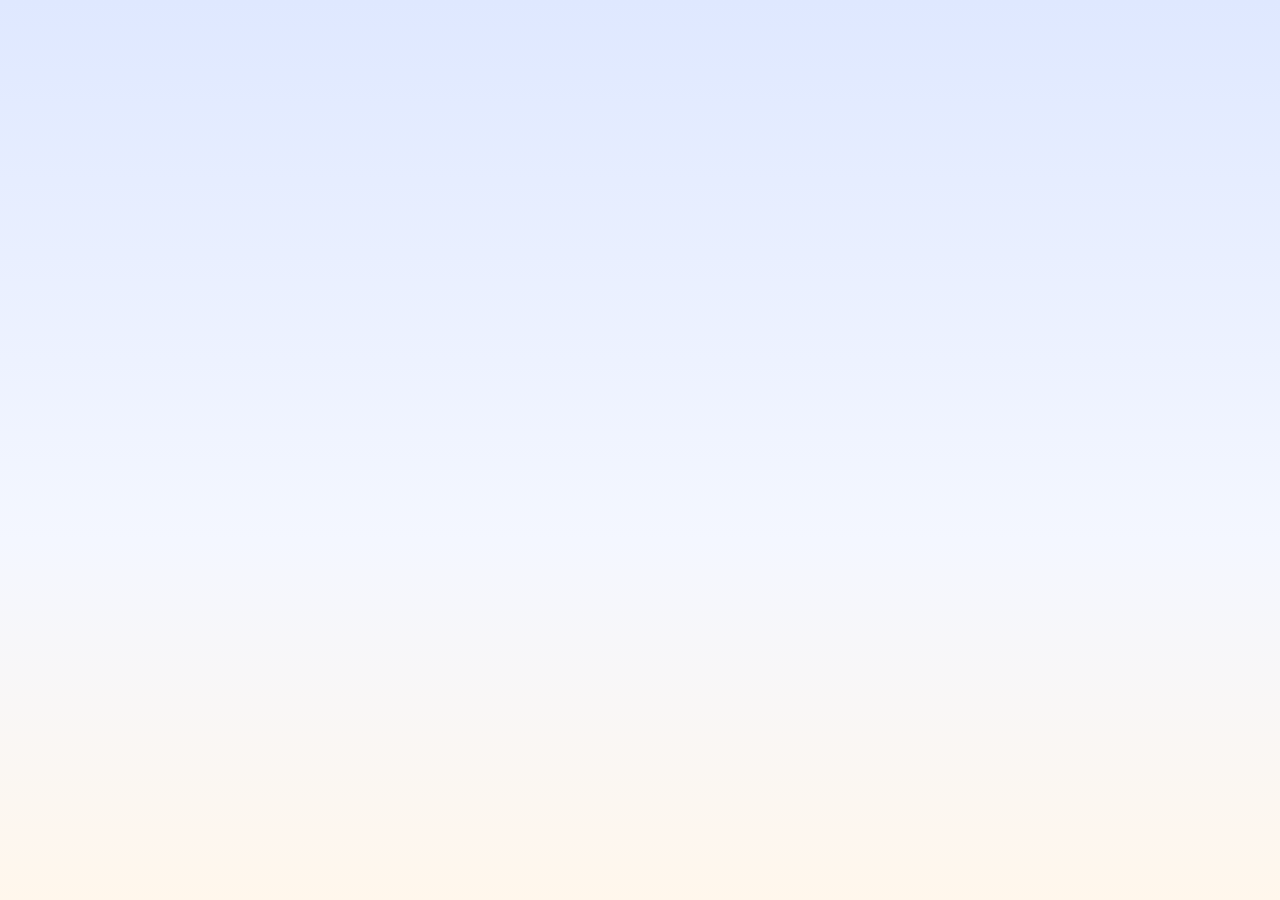
<file: index.html>
<!doctype html>
<html lang="zh-CN">
<head>
<meta charset="utf-8">
<meta name="viewport" content="width=device-width, initial-scale=1">
<title>三年级学习乐园</title>
<meta http-equiv="refresh" content="0; url=math/">
</head>
<body style="font-family:sans-serif;text-align:center;padding-top:40px">
<p>正在进入数学闯关…… <a href="math/">点这里</a></p>
</body>
</html>
</file>
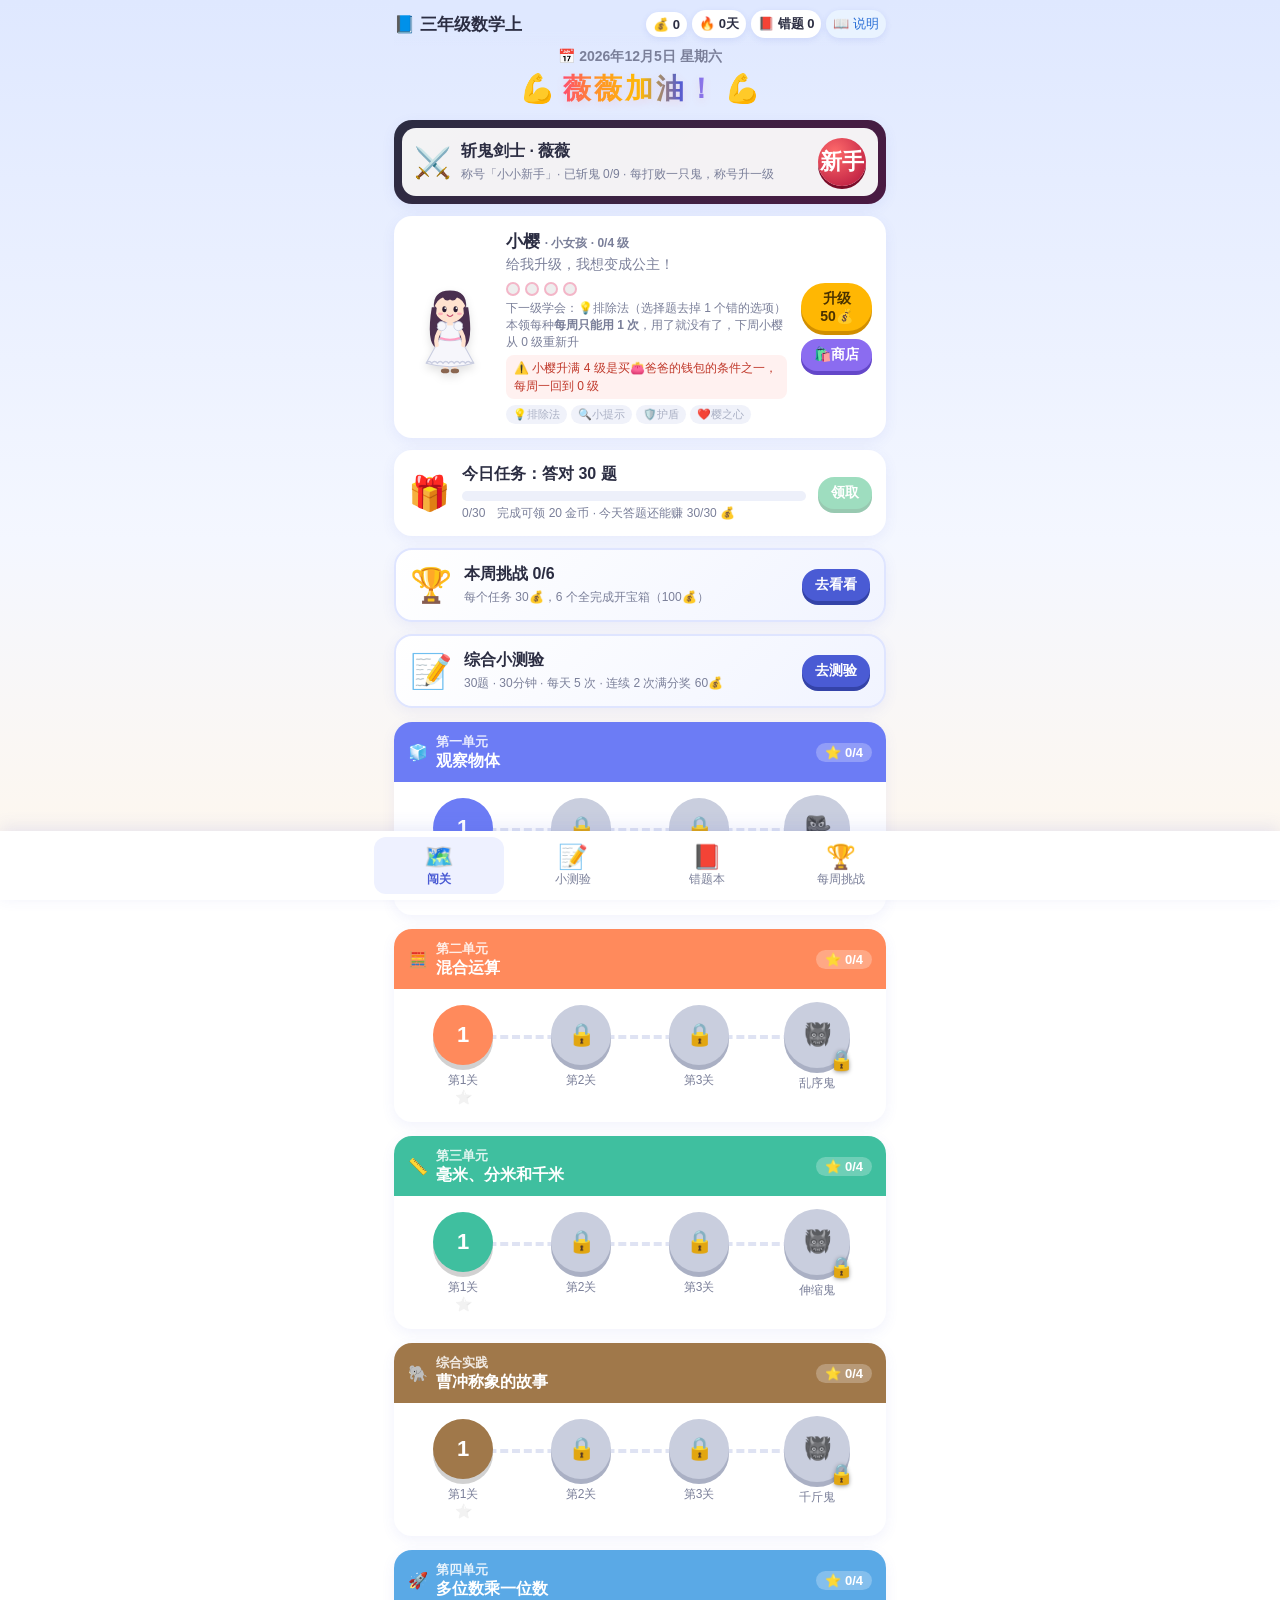
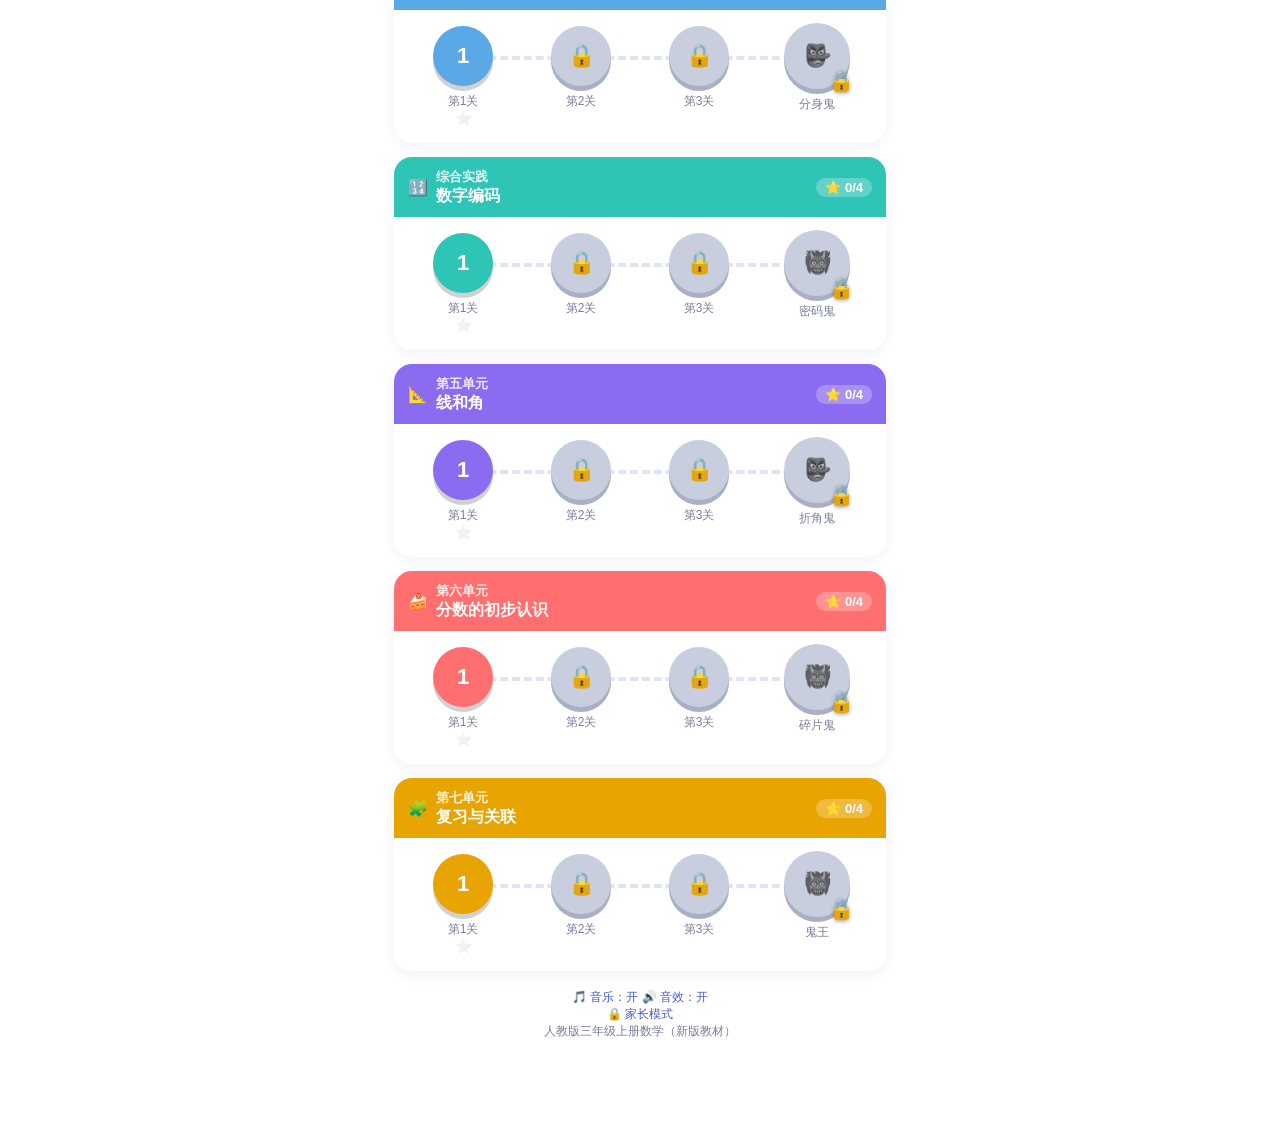
<file: math/index.html>
<!doctype html>
<html lang="zh-CN">
<head>
<meta charset="utf-8">
<meta name="viewport" content="width=device-width, initial-scale=1, maximum-scale=1, user-scalable=no, viewport-fit=cover">
<meta name="format-detection" content="telephone=no">
<title>三年级数学上</title>
<link rel="stylesheet" href="style.css">
<link rel="stylesheet" href="style2.css">
<link rel="stylesheet" href="style3.css">
<link rel="stylesheet" href="style4.css">
</head>
<body>
<div id="app"></div>
<div id="fx"></div>
<script src="questions.js"></script>
<script src="questions3.js"></script>
<script src="questions4.js"></script>
<script src="questions5.js"></script>
<script src="princess.js"></script>
  <script src="fx.js"></script>
<script src="app.js"></script>
</body>
</html>
</file>
<file: math/style.css>
:root {
  --bg: #eef3ff;
  --card: #ffffff;
  --ink: #2b2d42;
  --sub: #7a7f99;
  --pri: #4a5bd4;
  --good: #2bb673;
  --bad: #ef476f;
  --gold: #ffb703;
  --line: #e3e7f5;
  --r: 18px;
}
* { box-sizing: border-box; -webkit-tap-highlight-color: transparent; }
html, body { margin: 0; padding: 0; }
body {
  background: linear-gradient(180deg, #dfe8ff 0%, #f4f7ff 60%, #fff7ec 100%) fixed;
  color: var(--ink);
  font-family: -apple-system, "PingFang SC", "Microsoft YaHei", "Helvetica Neue", sans-serif;
  font-size: 16px;
  min-height: 100vh;
  touch-action: manipulation;
  user-select: none;
  -webkit-user-select: none;
}
#app { max-width: 520px; margin: 0 auto; padding: 0 14px calc(90px + env(safe-area-inset-bottom)); }
button { font: inherit; border: none; cursor: pointer; color: inherit; touch-action: manipulation; }
.hide { display: none !important; }

/* ---------- 顶栏 ---------- */
.topbar {
  position: sticky; top: 0; z-index: 10;
  display: flex; align-items: center; gap: 8px;
  padding: 10px 0 8px;
  background: linear-gradient(180deg, #dfe8ff 70%, rgba(223,232,255,0));
}
.topbar .title { font-weight: 800; font-size: 19px; flex: 1; }
.chip {
  display: inline-flex; align-items: center; gap: 4px;
  background: #fff; border-radius: 99px; padding: 5px 11px;
  font-weight: 700; font-size: 15px; box-shadow: 0 2px 6px rgba(74,91,212,.12);
}
.chip.bump { animation: bump .45s; }
@keyframes bump { 40% { transform: scale(1.3); } }

/* ---------- 薇薇加油 ---------- */
.cheer { text-align: center; font-size: 28px; font-weight: 900; margin: 4px 0 0; animation: cheer 1.8s ease-in-out infinite; cursor: pointer; }
.cheer span {
  background: linear-gradient(90deg, #ff4d6d, #ff9f1c, #ffbf00, #4a5bd4, #b388ff);
  -webkit-background-clip: text; background-clip: text; color: transparent;
  letter-spacing: 3px; text-shadow: 0 3px 8px rgba(255,107,107,.15);
}
@keyframes cheer { 0%,100% { transform: scale(1) rotate(0); } 25% { transform: scale(1.06) rotate(-2deg); } 75% { transform: scale(1.06) rotate(2deg); } }

/* ---------- 满分烟花 ---------- */
.fw { position: fixed; inset: 0; z-index: 70; transition: opacity .6s; cursor: pointer; }
.fw canvas { width: 100%; height: 100%; display: block; }
.fw-text {
  position: absolute; left: 0; right: 0; top: 40%; text-align: center; color: #fff;
  font-size: 54px; font-weight: 900; letter-spacing: 4px;
  text-shadow: 0 0 10px #ff4d6d, 0 0 26px #ff9f1c, 0 4px 0 #c9184a;
  animation: fwText 1.1s cubic-bezier(.2,1.6,.4,1) both, fwGlow 1.2s 1.1s ease-in-out infinite;
}
.fw-text small { display: block; font-size: 20px; letter-spacing: 1px; margin-top: 10px; text-shadow: 0 2px 6px rgba(0,0,0,.5); color: #ffe08a; }
.fw-tip { position: absolute; bottom: calc(30px + env(safe-area-inset-bottom)); left: 0; right: 0; text-align: center; color: rgba(255,255,255,.6); font-size: 14px; }
@keyframes fwText { 0% { opacity: 0; transform: scale(.2) rotate(-12deg); } 100% { opacity: 1; transform: scale(1) rotate(0); } }
@keyframes fwGlow { 50% { transform: scale(1.07); } }

/* ---------- 卡片 ---------- */
.card { background: var(--card); border-radius: var(--r); padding: 14px; margin: 12px 0; box-shadow: 0 4px 14px rgba(74,91,212,.08); }
.pet { display: flex; align-items: center; gap: 14px; }
.pet .face { font-size: 64px; line-height: 1; cursor: pointer; filter: drop-shadow(0 4px 4px rgba(0,0,0,.12)); }
.pet .face.jump { animation: jump .6s; }
@keyframes jump { 30% { transform: translateY(-18px) scale(1.1); } 60% { transform: translateY(0) scale(.95); } }
.pet .info { flex: 1; min-width: 0; }
.pet .name { font-weight: 800; font-size: 17px; }
.pet .say { color: var(--sub); font-size: 14px; margin: 3px 0 6px; min-height: 20px; }
.bar { height: 10px; background: #edf0fa; border-radius: 99px; overflow: hidden; }
.bar > i { display: block; height: 100%; background: linear-gradient(90deg, #ffd166, #ff9f1c); border-radius: 99px; transition: width .5s; }
.small { font-size: 12px; color: var(--sub); margin-top: 4px; }
.btn {
  display: inline-block; background: var(--pri); color: #fff; font-weight: 700;
  border-radius: 99px; padding: 10px 18px; box-shadow: 0 4px 0 #3443a8; transition: transform .08s;
}
.btn:active { transform: translateY(3px); box-shadow: 0 1px 0 #3443a8; }
.btn.gold { background: #ffb703; box-shadow: 0 4px 0 #d18e00; color: #4a3200; }
.btn.green { background: var(--good); box-shadow: 0 4px 0 #1d8a55; }
.btn.ghost { background: #fff; color: var(--pri); box-shadow: 0 4px 0 #cdd3f0; }
.btn.sm { padding: 7px 13px; font-size: 14px; }
.btn[disabled] { opacity: .45; }
.daily { display: flex; align-items: center; gap: 12px; }
.daily .ic { font-size: 34px; }
.daily .info { flex: 1; }

/* ---------- 地图 ---------- */
.unit { border-radius: var(--r); overflow: hidden; margin: 14px 0; background: #fff; box-shadow: 0 4px 14px rgba(74,91,212,.08); }
.unit .head { color: #fff; padding: 10px 14px; display: flex; align-items: center; gap: 8px; font-weight: 800; }
.unit .head .no { opacity: .85; font-size: 13px; font-weight: 600; }
.unit .head .prog { margin-left: auto; font-size: 13px; background: rgba(255,255,255,.25); padding: 2px 9px; border-radius: 99px; }
.nodes { display: flex; justify-content: space-between; align-items: flex-start; padding: 16px 10px 12px; position: relative; }
.nodes::before { content: ""; position: absolute; left: 12%; right: 12%; top: 46px; border-top: 4px dashed #dfe3f3; }
.node { position: relative; width: 25%; text-align: center; }
.node .dot {
  width: 60px; height: 60px; border-radius: 50%; margin: 0 auto;
  display: flex; align-items: center; justify-content: center;
  font-size: 22px; font-weight: 800; color: #fff;
  box-shadow: 0 5px 0 rgba(0,0,0,.18); transition: transform .1s;
}
.node .dot:active { transform: translateY(3px); }
.node.boss .dot { width: 66px; height: 66px; font-size: 32px; margin-top: -3px; }
.node.lock .dot { background: #c9cede !important; box-shadow: 0 5px 0 #aab0c4; color: #fff; font-size: 22px; }
.node.next .dot { animation: pulse 1.4s infinite; }
@keyframes pulse { 0%,100% { box-shadow: 0 5px 0 rgba(0,0,0,.18), 0 0 0 0 rgba(255,183,3,.7); } 50% { box-shadow: 0 5px 0 rgba(0,0,0,.18), 0 0 0 10px rgba(255,183,3,0); } }
.node .lbl { font-size: 12px; color: var(--sub); margin-top: 7px; }
.stars { font-size: 14px; letter-spacing: -1px; height: 18px; }
.stars .off { filter: grayscale(1); opacity: .3; }

/* ---------- 底部导航 ---------- */
.nav {
  position: fixed; left: 0; right: 0; bottom: 0; z-index: 20;
  display: flex; justify-content: center; gap: 4px;
  background: #fff; padding: 6px 10px calc(6px + env(safe-area-inset-bottom));
  box-shadow: 0 -4px 16px rgba(74,91,212,.12);
}
.nav button { flex: 1; max-width: 170px; background: none; padding: 6px 0; border-radius: 12px; font-size: 13px; color: var(--sub); position: relative; }
.nav button b { display: block; font-size: 24px; }
.nav button.on { color: var(--pri); background: #eef1ff; font-weight: 700; }
.nav .badge { position: absolute; top: 2px; right: 22%; background: var(--bad); color: #fff; font-size: 11px; border-radius: 99px; padding: 0 6px; }

/* ---------- 答题 ---------- */
.quiz-top { display: flex; align-items: center; gap: 10px; padding: 12px 0 6px; }
.quiz-top .x { background: #fff; width: 38px; height: 38px; border-radius: 50%; font-size: 18px; box-shadow: 0 2px 6px rgba(0,0,0,.08); }
.quiz-top .bar { flex: 1; height: 14px; }
.quiz-top .bar > i { background: linear-gradient(90deg, #5ce1a0, #2bb673); }
.hearts { font-size: 20px; letter-spacing: 1px; }
.hearts .off { filter: grayscale(1); opacity: .3; }
.hearts.hit { animation: shake .4s; }
.qmeta { display: flex; justify-content: space-between; align-items: center; color: var(--sub); font-size: 14px; margin: 4px 2px; min-height: 28px; }
.combo { color: #ff6b00; font-weight: 800; font-size: 16px; }
.combo.pop { animation: pop .4s; }
@keyframes pop { 40% { transform: scale(1.5); } }
.qcard { background: #fff; border-radius: 22px; padding: 18px 16px; box-shadow: 0 6px 18px rgba(74,91,212,.1); text-align: center; }
.qcard.shake { animation: shake .4s; }
@keyframes shake { 20%,60% { transform: translateX(-8px); } 40%,80% { transform: translateX(8px); } }
.qtext { font-size: 22px; font-weight: 700; line-height: 1.55; word-break: break-all; }
.qtext.long { font-size: 18px; text-align: left; }
.fig { display: block; margin: 12px auto 0; width: 190px; height: 190px; }
.fig.wide { width: 100%; max-width: 320px; height: auto; }
.dots { margin-top: 12px; font-size: 22px; line-height: 1.6; text-align: left; display: inline-block; }
.frac { display: inline-flex; flex-direction: column; vertical-align: middle; text-align: center; line-height: 1.05; margin: 0 2px; font-size: .9em; }
.frac > span:first-child { border-bottom: 2px solid currentColor; padding: 0 3px; }
.opts { display: grid; grid-template-columns: 1fr 1fr; gap: 12px; margin-top: 16px; }
.opts.three { grid-template-columns: 1fr 1fr 1fr; }
.opt {
  background: #fff; border-radius: 16px; padding: 16px 6px; min-height: 64px;
  font-size: 22px; font-weight: 700; box-shadow: 0 5px 0 #d5dbf2, 0 0 0 2px #e3e7f5 inset;
  transition: transform .08s;
}
.opt:active { transform: translateY(3px); box-shadow: 0 2px 0 #d5dbf2, 0 0 0 2px #e3e7f5 inset; }
.opt.right { background: #dcfce9; box-shadow: 0 5px 0 #2bb673, 0 0 0 2px #2bb673 inset; color: #157a4a; }
.opt.wrong { background: #ffe1e8; box-shadow: 0 5px 0 #ef476f, 0 0 0 2px #ef476f inset; color: #b3123b; }
.opt.dim { opacity: .45; }
.answer-box {
  margin: 16px auto 0; min-height: 60px; max-width: 240px; border-radius: 16px;
  background: #f3f5ff; border: 3px dashed #b9c2ef; font-size: 32px; font-weight: 800;
  display: flex; align-items: center; justify-content: center; color: var(--pri);
}
.answer-box.right { border: 3px solid var(--good); background: #dcfce9; color: #157a4a; }
.answer-box.wrong { border: 3px solid var(--bad); background: #ffe1e8; color: #b3123b; }
.pad { display: grid; grid-template-columns: repeat(3, 1fr); gap: 10px; margin-top: 14px; }
.pad button { background: #fff; border-radius: 14px; height: 56px; font-size: 26px; font-weight: 700; box-shadow: 0 4px 0 #d5dbf2; }
.pad button:active { transform: translateY(3px); box-shadow: 0 1px 0 #d5dbf2; }
.pad .ok { background: var(--good); color: #fff; box-shadow: 0 4px 0 #1d8a55; }
.pad .del { background: #ffe9d6; color: #c25e00; box-shadow: 0 4px 0 #f0c49c; }

/* 反馈条 */
.feedback {
  position: fixed; left: 0; right: 0; bottom: 0; z-index: 30;
  padding: 16px 18px calc(16px + env(safe-area-inset-bottom));
  border-radius: 22px 22px 0 0; transform: translateY(110%); transition: transform .25s ease-out;
  max-width: 520px; margin: 0 auto;
}
.feedback.show { transform: translateY(0); }
.feedback.good { background: #d7f8e6; color: #13683f; }
.feedback.bad { background: #ffe3e9; color: #9b1032; }
.feedback .t { font-size: 21px; font-weight: 800; display: flex; align-items: center; gap: 8px; }
.feedback .tip { font-size: 15px; line-height: 1.6; margin: 8px 0 12px; color: #4b4f66; }
.feedback .btn { width: 100%; padding: 13px; font-size: 18px; }
.feedback .btn.red { background: var(--bad); box-shadow: 0 4px 0 #b52a4c; }

/* ---------- 结算 ---------- */
.result { text-align: center; padding-top: 30px; }
.result .big { font-size: 26px; font-weight: 900; margin: 6px 0; }
.result .bigstars { font-size: 56px; margin: 10px 0; letter-spacing: 4px; }
.result .bigstars span { display: inline-block; opacity: 0; transform: scale(0); }
.result .bigstars span.in { animation: starIn .5s forwards; }
.result .bigstars span.off { filter: grayscale(1); }
@keyframes starIn { 0% { opacity: 1; transform: scale(0) rotate(-90deg); } 70% { transform: scale(1.35) rotate(10deg); } 100% { opacity: 1; transform: scale(1); } }
.result .stats { display: flex; justify-content: center; gap: 10px; margin: 14px 0; flex-wrap: wrap; }
.result .stats .chip { font-size: 16px; padding: 8px 14px; }
.result .acts { display: flex; flex-direction: column; gap: 14px; margin-top: 22px; }
.result .acts .btn { padding: 14px; font-size: 18px; }
.newbadge { background: #fff8e1; border-radius: 16px; padding: 10px; margin: 10px 0; font-weight: 700; animation: pop .6s; }

/* ---------- 成就、错题 ---------- */
.grid { display: grid; grid-template-columns: repeat(3, 1fr); gap: 10px; }
.bd { background: #fff; border-radius: 16px; padding: 12px 6px; text-align: center; box-shadow: 0 3px 10px rgba(74,91,212,.08); }
.bd .i { font-size: 36px; }
.bd .n { font-weight: 800; font-size: 14px; margin-top: 4px; }
.bd .d { font-size: 11px; color: var(--sub); margin-top: 2px; line-height: 1.3; }
.bd.lock .i { filter: grayscale(1); opacity: .35; }
.bd.lock .n { color: #aab0c4; }
.h2 { font-size: 20px; font-weight: 800; margin: 16px 2px 8px; }
.statrow { display: grid; grid-template-columns: repeat(3, 1fr); gap: 8px; text-align: center; }
.statrow b { display: block; font-size: 22px; color: var(--pri); }
.statrow span { font-size: 12px; color: var(--sub); }
.wlist .w { padding: 10px 2px; border-bottom: 1px solid var(--line); font-size: 15px; display: flex; gap: 8px; }
.wlist .w:last-child { border: none; }
.wlist .w .u { color: var(--sub); font-size: 12px; white-space: nowrap; }
.empty { text-align: center; color: var(--sub); padding: 30px 0; font-size: 16px; }
.empty .i { font-size: 60px; }

/* ---------- 特效 ---------- */
#fx { position: fixed; inset: 0; pointer-events: none; z-index: 50; overflow: hidden; }
.confetti { position: absolute; top: -20px; width: 10px; height: 14px; border-radius: 3px; animation: fall linear forwards; }
@keyframes fall { to { transform: translateY(110vh) rotate(720deg); } }
.floattxt { position: absolute; font-size: 26px; font-weight: 900; color: #ff9f1c; text-shadow: 0 2px 0 #fff; animation: floatUp 1s ease-out forwards; }
@keyframes floatUp { from { opacity: 1; transform: translate(-50%, 0) scale(.8); } to { opacity: 0; transform: translate(-50%, -90px) scale(1.3); } }
.toast {
  position: fixed; left: 50%; top: 18%; transform: translateX(-50%); z-index: 60;
  background: rgba(43,45,66,.92); color: #fff; padding: 14px 22px; border-radius: 18px;
  font-size: 18px; font-weight: 700; text-align: center; animation: toast 2.2s forwards; max-width: 86vw;
}
@keyframes toast { 0% { opacity: 0; transform: translate(-50%, -10px); } 12%, 85% { opacity: 1; transform: translate(-50%, 0); } 100% { opacity: 0; } }
.modal-bg { position: fixed; inset: 0; background: rgba(20,24,50,.45); z-index: 40; display: flex; align-items: center; justify-content: center; padding: 20px; }
.modal { background: #fff; border-radius: 22px; padding: 22px 18px; width: 100%; max-width: 360px; text-align: center; animation: pop .35s; }
.modal .i { font-size: 54px; }
.modal h3 { margin: 6px 0; font-size: 21px; }
.modal p { color: var(--sub); margin: 6px 0 16px; line-height: 1.5; }
.modal .row { display: flex; gap: 10px; }
.modal .row .btn { flex: 1; }
</file>
<file: math/style2.css>
/* ============================================================
   第二版新增：日期、错题入口、各种题型、小测验、不同模式的主题
   ============================================================ */
.topbar .title { font-size: 17px; white-space: nowrap; }
.topbar .chip { padding: 5px 9px; font-size: 14px; white-space: nowrap; }
.wrongchip { cursor: pointer; }
.wrongchip.has { background: #ffe3e9; color: #c2183f; }
.datebar { text-align: center; color: var(--sub); font-size: 14px; font-weight: 600; margin-top: 2px; }
.lnk { color: var(--pri); text-decoration: none; }
.testcard { display: flex; align-items: center; gap: 12px; cursor: pointer; background: linear-gradient(135deg, #fff, #f1f4ff); border: 2px solid #dfe5ff; }
.testcard .ic { font-size: 34px; }
.testcard .info { flex: 1; }
.nav button { max-width: 130px; font-size: 12px; }

/* 难度标签 */
.tag { display: inline-block; font-size: 12px; font-weight: 700; padding: 2px 10px; border-radius: 99px; margin-bottom: 8px; }
.tag.mid { background: #e6f0ff; color: #3a5bd9; }
.tag.hard { background: #fff0d6; color: #c25e00; }
.qmeta { gap: 6px; }

/* 计时器 */
.timer { font-weight: 800; background: #fff; padding: 4px 10px; border-radius: 99px; font-variant-numeric: tabular-nums; box-shadow: 0 2px 6px rgba(0,0,0,.08); }
.timer.warn { background: #ffe3e9; color: #c2183f; animation: pop 1s infinite; }
.x.mus { font-size: 16px; }
.skip { text-align: center; margin-top: 14px; }
.skip button { background: none; color: var(--sub); font-size: 14px; text-decoration: underline; }
.opt.chosen { background: #e6f0ff; box-shadow: 0 5px 0 #4a5bd4, 0 0 0 2px #4a5bd4 inset; }

/* 填空：单位 */
.answer-row { display: flex; align-items: center; justify-content: center; gap: 8px; }
.answer-row .answer-box { margin: 16px 0 0; flex: 0 1 220px; }
.answer-row .unit { font-size: 22px; font-weight: 700; margin-top: 16px; }

/* 竖式 */
.vert { display: inline-block; margin: 14px auto 6px; font-size: 32px; font-weight: 800; font-family: "Courier New", monospace; }
.vrow { display: flex; justify-content: flex-end; }
.vrow span { width: 40px; height: 46px; display: flex; align-items: center; justify-content: center; }
.vline { border-top: 3px solid #333; margin: 2px 0 6px; }
.vbox { border: 3px dashed #b9c2ef; border-radius: 10px; margin: 0 2px; width: 36px !important; color: var(--pri); background: #f6f8ff; }
.vbox.cur { border: 3px solid var(--pri); background: #fff; }
.vbox.right { border: 3px solid var(--good); background: #dcfce9; color: #157a4a; }
.vbox.wrong { border: 3px solid var(--bad); background: #ffe1e8; color: #b3123b; }

/* 拨钟、涂色 */
#dragClock { width: 230px; height: 230px; touch-action: none; cursor: grab; }
.btn.wide { display: block; width: 100%; margin-top: 14px; padding: 13px; font-size: 18px; }
.fig.shade path, .fig.shade rect { fill: #fff; stroke: #4a5bd4; stroke-width: 3; cursor: pointer; transition: fill .15s; }
.fig.shade .on { fill: #ffb340; }
.fig.shade.static path, .fig.shade.static rect { cursor: default; }
#shadeBox .fig { width: 230px; height: 230px; }
#shadeBox .fig.wide { width: 100%; height: auto; }

/* 排序 */
.slots { display: flex; align-items: center; justify-content: center; flex-wrap: wrap; gap: 4px; margin: 16px 0 10px; }
.slot { min-width: 64px; height: 56px; border-radius: 12px; border: 3px dashed #b9c2ef; background: #f6f8ff; font-size: 17px; font-weight: 800; padding: 0 6px; }
.slot.full { border: 3px solid var(--pri); background: #fff; color: var(--pri); }
.lt { font-weight: 900; color: var(--sub); font-size: 20px; }
.chips { display: flex; flex-wrap: wrap; justify-content: center; gap: 10px; }
.pchip { min-width: 72px; padding: 12px 10px; border-radius: 14px; background: #fff; font-size: 19px; font-weight: 800; box-shadow: 0 4px 0 #d5dbf2, 0 0 0 2px #e3e7f5 inset; }
.pchip.used { opacity: .2; pointer-events: none; }

/* 连线 */
.match { display: grid; grid-template-columns: 1fr 1fr; gap: 26px; margin-top: 16px; }
.match .col { display: flex; flex-direction: column; gap: 10px; }
.mitem { padding: 13px 6px; border-radius: 14px; background: #fff; font-size: 17px; font-weight: 800; box-shadow: 0 4px 0 #d5dbf2, 0 0 0 2px #e3e7f5 inset; transition: background .15s; }
.mitem.sel { box-shadow: 0 4px 0 #4a5bd4, 0 0 0 3px #4a5bd4 inset; transform: scale(1.04); }

/* 戳气球 */
.balloons { display: grid; grid-template-columns: repeat(3, 1fr); gap: 16px 8px; margin: 18px 0 8px; }
.balloon {
  position: relative; height: 100px; border-radius: 50% 50% 46% 46%; color: #fff; font-weight: 800; font-size: 13px;
  padding: 6px; line-height: 1.25; animation: floaty 2.6s ease-in-out infinite; animation-delay: var(--d);
  box-shadow: inset -8px -10px 0 rgba(0,0,0,.12), inset 6px 6px 0 rgba(255,255,255,.25);
}
.balloon::after { content: ""; position: absolute; bottom: -12px; left: 50%; width: 2px; height: 14px; background: #aaa; }
.balloon.c0 { background: #ff6b6b; } .balloon.c1 { background: #4a9bf5; } .balloon.c2 { background: #2bb673; }
.balloon.c3 { background: #ff9f1c; } .balloon.c4 { background: #a66cf0; } .balloon.c5 { background: #e86aa6; }
.balloon.popped { animation: popOut .35s forwards; pointer-events: none; }
.balloon.badpop { background: #888 !important; animation: shake .4s; }
.balloon.hint { outline: 4px solid #2bb673; outline-offset: 3px; }
@keyframes floaty { 0%,100% { transform: translateY(0) rotate(-2deg); } 50% { transform: translateY(-9px) rotate(2deg); } }
@keyframes popOut { 50% { transform: scale(1.35); opacity: .8; } 100% { transform: scale(0); opacity: 0; } }

/* 反馈：详细讲解 */
.feedback { max-height: 72vh; overflow-y: auto; }
.feedback .yours, .review .yours { font-size: 15px; color: #9b1032; margin-top: 8px; }
.feedback .ans, .review .ans, .wlist .ans { font-size: 17px; font-weight: 800; color: #157a4a; margin-top: 6px; }
.feedback .tip, .review .tip, .wlist .tip { background: rgba(255,255,255,.75); border-radius: 12px; padding: 10px 12px; text-align: left; }

/* 小测验：选单元 */
.selbtns { display: flex; gap: 10px; margin-bottom: 10px; }
.ugrid { display: grid; grid-template-columns: 1fr 1fr; gap: 10px; }
.usel { display: flex; align-items: center; gap: 8px; text-align: left; background: #fff; border-radius: 14px; padding: 10px; box-shadow: 0 3px 0 #dfe3f3; border: 3px solid transparent; font-size: 12px; color: var(--sub); }
.usel b { color: var(--ink); font-size: 14px; }
.usel .ui { font-size: 24px; }
.usel .ck { width: 22px; height: 22px; border-radius: 6px; border: 2px solid #c9cede; display: flex; align-items: center; justify-content: center; color: #fff; font-size: 14px; flex: none; }
.usel.on { border-color: var(--c); }
.usel.on .ck { background: var(--c); border-color: var(--c); }
.big-start { display: block; width: 100%; margin: 18px 0; padding: 15px; font-size: 19px; }
.hist .hrow { display: flex; align-items: center; gap: 10px; padding: 8px 0; border-bottom: 1px solid var(--line); font-size: 14px; }
.hist .hrow:last-child { border: none; }
.hist .hd { color: var(--sub); flex: 1; }
.hist .hs { font-weight: 900; font-size: 18px; }

/* 成绩单（方便截图） */
.cert { position: relative; margin: 8px 0 12px; padding: 22px 18px 20px; border-radius: 24px; background: #fff; border: 4px solid var(--cc); box-shadow: 0 10px 30px rgba(0,0,0,.08), inset 0 0 0 6px #fff, inset 0 0 0 8px var(--cc2); }
.cert.r1 { --cc: #8fa3c7; --cc2: #e3e9f5; }
.cert.r2 { --cc: #2bb673; --cc2: #d8f5e6; }
.cert.r3 { --cc: #ff9f1c; --cc2: #ffeccc; }
.cert.r4 { --cc: #f5b800; --cc2: #fff1b8; background: linear-gradient(180deg, #fffaf0, #fff); }
.cert-date { font-size: 14px; color: var(--sub); font-weight: 700; }
.cert-head { font-size: 15px; font-weight: 800; letter-spacing: 2px; margin-top: 6px; color: #555; }
.cert-icon { font-size: 64px; margin-top: 4px; }
.cert-title { font-size: 34px; font-weight: 900; color: var(--cc); letter-spacing: 3px; }
.cert-score { font-size: 22px; font-weight: 700; margin: 4px 0; }
.cert-score b { font-size: 64px; color: var(--cc); line-height: 1; }
.cert-info { font-size: 14px; color: var(--sub); line-height: 1.6; }
.cert-say { margin-top: 10px; font-size: 15px; font-weight: 700; color: #444; background: var(--cc2); border-radius: 12px; padding: 8px; }
.hs.r1 { color: #8fa3c7; } .hs.r2 { color: #2bb673; } .hs.r3 { color: #ff9f1c; } .hs.r4 { color: #e0a800; }
.review { text-align: left; }
.review .rq { font-size: 16px; font-weight: 700; line-height: 1.5; }
.fw-text small.fw-date { font-size: 15px; color: #fff; opacity: .85; }

/* 错题本：点开看讲解 */
.wlist details.w { display: block; }
.wlist summary { display: flex; gap: 8px; cursor: pointer; list-style: none; }
.wlist summary::-webkit-details-marker { display: none; }
.wlist .tt { margin-left: auto; font-size: 11px; color: var(--sub); background: #f0f2fa; border-radius: 99px; padding: 1px 8px; white-space: nowrap; height: fit-content; }
.wlist .tip { margin-top: 6px; font-size: 14px; line-height: 1.6; background: #f6f8ff; }

/* ---------- 不同模式的主题 ---------- */
body[data-theme="boss"] { background: radial-gradient(circle at 50% 0%, #4b1f6f 0%, #1d0f33 70%) fixed; }
body[data-theme="boss"] .qmeta, body[data-theme="boss"] .qmeta span { color: #e7d8ff; }
body[data-theme="boss"] .qcard { box-shadow: 0 0 0 3px #ff4d6d, 0 10px 30px rgba(255,77,109,.35); }
body[data-theme="boss"] .skip button { color: #e7d8ff; }
body[data-theme="test"] { background: #fbf8ef repeating-linear-gradient(0deg, transparent 0 31px, rgba(74,91,212,.08) 31px 32px) fixed; }
body[data-theme="test"] .qcard { border: 2px solid #e8e1c8; box-shadow: 0 4px 10px rgba(120,100,40,.08); }
body[data-theme="test"] .quiz-top .bar > i { background: linear-gradient(90deg, #6c7cf5, #4a5bd4); }
</file>
<file: math/style3.css>
/* ============================================================
   第三版新增：观察物体的图、斩鬼战、羽织花纹、商店、错题本分页、每周挑战
   ============================================================ */
.btn.red { background: var(--bad); box-shadow: 0 4px 0 #b52a4c; color: #fff; }
.btn:disabled { opacity: .45; }

/* ---------- 观察物体 ---------- */
.cfig { display: block; margin: 12px auto 0; width: calc(var(--w) * 1.7px); max-width: 260px; height: auto; }
.obsrow { display: flex; align-items: center; justify-content: center; gap: 8px; margin-top: 12px; }
.obsrow .cfig { margin: 0; max-width: 170px; }
.obsrow .arr { font-size: 26px; color: var(--sub); }
.vfig { width: 100%; max-width: 110px; height: auto; display: block; margin: 0 auto; }
.vfig.big { max-width: 120px; background: #fff; border-radius: 10px; box-shadow: 0 0 0 2px #e3e7f5 inset; }
.nfig { display: block; margin: 12px auto 0; width: 150px; height: auto; }
.opts.pics .opt { padding: 8px; min-height: 90px; display: flex; align-items: center; justify-content: center; }
.opts.pics .copt { width: 100%; max-width: 130px; height: auto; max-height: 120px; }
.opts.one { grid-template-columns: 1fr; }
.opts.one .opt { font-size: 18px; letter-spacing: 1px; font-family: "Courier New", monospace; padding: 12px 6px; min-height: 0; word-break: break-all; }
.opt.gone { visibility: hidden; }
.hintbtn { background: #fff7d6 !important; color: #8a5a00 !important; text-decoration: none !important; border-radius: 99px; padding: 8px 14px; font-weight: 700; box-shadow: 0 3px 0 #f0d27a; }
.shieldon { font-size: 20px; animation: pop 1.6s infinite; }
.res-date { margin-top: 6px; font-size: 14px; color: var(--sub); font-weight: 700; }

/* ---------- 斩鬼战 ---------- */
.oni-bar { display: flex; align-items: center; gap: 10px; margin: 8px 0 4px; padding: 8px 12px; border-radius: 16px; background: linear-gradient(135deg, #2b1036, #4a1430); color: #fff; box-shadow: 0 4px 14px rgba(0,0,0,.25); position: relative; overflow: hidden; }
.oni-bar[class*="pat-"]::before { content: ""; position: absolute; inset: 0; opacity: .28; background: inherit; }
.oni-bar[class*="pat-"] { background-size: auto; }
.oni-bar > * { position: relative; }
.oni { font-size: 44px; line-height: 1; display: inline-block; filter: drop-shadow(0 0 8px rgba(255,60,60,.6)); animation: oniIdle 2.4s ease-in-out infinite; }
.oinfo { flex: 1; min-width: 0; }
.oinfo b { font-size: 16px; letter-spacing: 2px; }
.hp { height: 12px; border-radius: 99px; background: rgba(255,255,255,.18); overflow: hidden; margin-top: 5px; }
.hp i { display: block; height: 100%; background: linear-gradient(90deg, #ff3b5c, #ff9f1c); border-radius: 99px; transition: width .5s; }
.oni-bar .hearts { font-size: 15px; white-space: nowrap; }
@keyframes oniIdle { 0%,100% { transform: translateY(0) rotate(-3deg); } 50% { transform: translateY(-4px) rotate(3deg); } }
.oni.hurt { animation: oniHurt .6s; }
@keyframes oniHurt { 0% { filter: brightness(3); transform: translateX(0); } 20% { transform: translateX(-8px) rotate(-12deg); } 40% { transform: translateX(8px) rotate(10deg); } 60% { transform: translateX(-5px); } 100% { filter: none; transform: none; } }
.oni.atk { animation: oniAtk .5s; }
@keyframes oniAtk { 40% { transform: scale(1.6) translateY(10px); } 100% { transform: none; } }
.slash { position: fixed; z-index: 60; pointer-events: none; }
.slash i { position: absolute; left: -20%; top: 50%; width: 140%; height: 5px; border-radius: 99px; background: linear-gradient(90deg, transparent, #fff, #9fe8ff, #fff, transparent); box-shadow: 0 0 14px #6fd3ff, 0 0 30px #3aa0ff; transform: rotate(-16deg) scaleX(0); transform-origin: left center; animation: slashLine .5s ease-out forwards; }
.slash b { position: absolute; left: 0; right: 0; top: 100%; text-align: center; font-size: 30px; font-weight: 900; color: #fff; letter-spacing: 6px; -webkit-text-stroke: 1px #1e5aa8; text-shadow: 0 0 10px #3aa0ff, 0 3px 0 #1e5aa8; animation: slashText 1.1s ease-out forwards; }
@keyframes slashLine { 60% { transform: rotate(-16deg) scaleX(1); opacity: 1; } 100% { transform: rotate(-16deg) scaleX(1); opacity: 0; } }
@keyframes slashText { 0% { transform: scale(.4); opacity: 0; } 25% { transform: scale(1.15); opacity: 1; } 70% { opacity: 1; } 100% { transform: translateY(-14px); opacity: 0; } }
.redflash { position: fixed; inset: 0; z-index: 55; pointer-events: none; background: radial-gradient(circle, rgba(255,0,40,0) 30%, rgba(255,0,40,.45)); animation: fadeOut .5s forwards; }
@keyframes fadeOut { to { opacity: 0; } }
.oni-intro { margin: -6px auto 6px; width: 120px; height: 120px; border-radius: 50%; display: flex; align-items: center; justify-content: center; background: linear-gradient(135deg, #2b1036, #4a1430); box-shadow: 0 0 0 5px #fff, 0 0 0 8px #e8505b; }
.oni-big { font-size: 74px; line-height: 1; animation: oniIdle 2.4s ease-in-out infinite; }
.oni-say { font-weight: 800; color: #b3123b; }
.rankup { background: linear-gradient(90deg, #2b1036, #6a1b3a) !important; color: #fff !important; }

/* ---------- 首页：薇薇加油横幅 + 剑士卡 ---------- */
.cheer[class*="pat-"] { border-radius: 20px; padding: 10px 8px; margin-top: 8px; animation: none; box-shadow: 0 4px 12px rgba(0,0,0,.12); }
.cheer-in { display: inline-block; }
.cheer[class*="pat-"] .cheer-in { background: rgba(255,255,255,.93); border-radius: 99px; padding: 2px 18px; animation: cheer 1.8s ease-in-out infinite; }
.slayer { cursor: pointer; padding: 8px; background: linear-gradient(135deg, #2b2d42, #4a1942); }
.sl-in { display: flex; align-items: center; gap: 10px; background: rgba(255,255,255,.94); border-radius: 14px; padding: 10px 12px; }
.sl-ic { font-size: 30px; }
.sl-in .info { flex: 1; min-width: 0; }
.sl-rank { width: 48px; height: 48px; border-radius: 50%; flex: none; display: flex; align-items: center; justify-content: center; font-size: 22px; font-weight: 900; color: #fff; background: radial-gradient(circle at 35% 30%, #ff6b6b, #b3123b); box-shadow: 0 3px 0 #7a0c28; font-family: "STKaiti", "KaiTi", serif; }

/* ---------- 算算龙 ---------- */
.pet { flex-wrap: wrap; }
.pet .face { position: relative; }
.pet .face .acc { position: absolute; top: -10px; right: -12px; font-size: 30px; transform: rotate(12deg); }
.buff { display: inline-block; margin-left: 4px; font-size: 11px; font-weight: 700; color: #a85d00; background: #fff1cc; border-radius: 99px; padding: 1px 7px; vertical-align: middle; }
.skills { display: flex; flex-wrap: wrap; gap: 4px; margin-top: 6px; }
.sk { font-size: 11px; padding: 2px 7px; border-radius: 99px; background: #f0f2fa; color: #aab0c4; }
.sk.on { background: #e6f7ee; color: #157a4a; font-weight: 700; }
.petbtns { display: flex; flex-direction: column; gap: 8px; }
.shopbtn { background: #8b6cf0; box-shadow: 0 4px 0 #6447c9; }

/* ---------- 商店 ---------- */
.shop { display: grid; grid-template-columns: repeat(3, 1fr); gap: 10px; }
.shop .item { background: #fff; border-radius: 16px; padding: 10px 6px; text-align: center; box-shadow: 0 3px 0 #dfe3f3; border: 3px solid transparent; display: flex; flex-direction: column; align-items: center; gap: 6px; }
.shop .item.on { border-color: var(--good); }
.shop .si { font-size: 38px; line-height: 1.2; }
.shop .sw { width: 54px; height: 54px; border-radius: 12px; display: block; box-shadow: 0 0 0 2px #e3e7f5; }
.shop .in { font-size: 13px; font-weight: 700; }
.shop .btn { padding: 6px 10px; font-size: 13px; }

/* ---------- 羽织花纹（传统和风纹样） ---------- */
.pat-ichimatsu { background: repeating-conic-gradient(#1f7a5a 0 25%, #1b1b1b 0 50%) 0 0 / 28px 28px !important; }
.pat-asanoha { background: url("data:image/svg+xml,%3Csvg xmlns='http://www.w3.org/2000/svg' width='40' height='40'%3E%3Crect width='40' height='40' fill='%23f9c0d0'/%3E%3Cpath d='M0 0L40 40M40 0L0 40M20 0V40M0 20H40M20 0L0 20L20 40L40 20Z' stroke='%23d94f7f' stroke-width='1.3' fill='none'/%3E%3C/svg%3E") 0 0 / 34px 34px !important; }
.pat-kikko { background: #2f4f7f url("data:image/svg+xml,%3Csvg xmlns='http://www.w3.org/2000/svg' width='28' height='48'%3E%3Cpath d='M14 0L28 8V24L14 32L0 24V8Z M14 32V48' stroke='%23c9d8f0' stroke-width='2' fill='none'/%3E%3C/svg%3E") 0 0 / 22px 38px !important; }
.pat-uroko { background: #eef2f8 url("data:image/svg+xml,%3Csvg xmlns='http://www.w3.org/2000/svg' width='24' height='20'%3E%3Cpath d='M0 20L12 0L24 20Z' fill='%23476fa8'/%3E%3C/svg%3E") 0 0 / 24px 20px !important; }
.pat-seigaiha { background:
  radial-gradient(circle at 50% 100%, #fff 0 3px, #2f73c9 3px 6px, #fff 6px 9px, #2f73c9 9px 12px, #fff 12px 15px, #2f73c9 15px 17px, transparent 17px) 0 0 / 34px 17px,
  radial-gradient(circle at 50% 100%, #fff 0 3px, #2f73c9 3px 6px, #fff 6px 9px, #2f73c9 9px 12px, #fff 12px 15px, #2f73c9 15px 17px, transparent 17px) 17px 8.5px / 34px 17px,
  #2f73c9 !important; }
.pat-flame { background: url("data:image/svg+xml,%3Csvg xmlns='http://www.w3.org/2000/svg' width='30' height='36'%3E%3Cpath d='M15 36C2 30 6 18 12 12C11 20 16 22 16 16C16 8 22 4 20 0C30 10 30 28 15 36Z' fill='%23ffd23f' opacity='.85'/%3E%3C/svg%3E") 0 0 / 26px 32px, linear-gradient(0deg, #c81d11, #ff6a00) !important; }

/* ---------- 错题本：分页 ---------- */
.wtabs { display: flex; gap: 8px; margin: 10px 0; }
.wtabs button { flex: 1; padding: 10px; border-radius: 14px; background: #fff; font-size: 15px; font-weight: 700; color: var(--sub); box-shadow: 0 3px 0 #dfe3f3; }
.wtabs button.on { background: var(--pri); color: #fff; box-shadow: 0 3px 0 #3442a8; }
.wmeta { font-size: 12px; color: var(--sub); margin: 6px 0 2px; }
.wfig { margin: 4px 0; }
.wfig .fig { margin-top: 4px; }
.drillbtn { display: block; width: 100%; margin-top: 10px; background: #ff7a45; box-shadow: 0 4px 0 #c9541f; }

/* ---------- 每周挑战 ---------- */
.weekhead { display: flex; justify-content: space-between; align-items: center; background: linear-gradient(135deg, #fff, #fff6e0); }
.weekhead .small { margin: 0; }
.wtasks { padding: 4px 14px; }
.wt { display: flex; align-items: center; gap: 10px; padding: 11px 0; border-bottom: 1px solid var(--line); }
.wt:last-child { border: none; }
.wt .wi { font-size: 26px; width: 34px; text-align: center; }
.wt .info { flex: 1; min-width: 0; }
.wt .info b { font-size: 14px; }
.wt .bar { margin: 5px 0 0; }
.wt .bar i { background: linear-gradient(90deg, #ffd166, #ff9f1c); }
.wt.got { opacity: .6; }
.wt .btn { white-space: nowrap; }
.chest { display: flex; align-items: center; gap: 12px; border: 3px dashed #f5c76a; }
.chest .ci { font-size: 44px; }
.chest .info { flex: 1; }
.chest.ready { border-style: solid; border-color: #ff9f1c; animation: pulse 1.4s infinite; }
.chest.opened { opacity: .75; }
.fig.ruler { max-width: 100%; }

/* ===== 第四版：小樱、本领、钱包、说明、体验模式 ===== */
.lvdots{display:flex;gap:5px;margin:4px 0}
.lvdots i{width:14px;height:14px;border-radius:50%;background:#eee;border:2px solid #f3b6c8}
.lvdots i.on{background:#ff8fb1;border-color:#ff8fb1}
.sk.used{opacity:.45;text-decoration:line-through;background:#eee;color:#888}
.skillbar{background:#fff5f8;border:2px dashed #ffb6cb;border-radius:14px;padding:8px 10px;margin:10px 0;text-align:center}
.skillbar .small{margin-bottom:6px}
.skillbar .hintbtn{margin:3px}
.peek{background:#fffbe6;border:2px solid #ffd666;border-radius:12px;padding:10px 12px;margin:8px 0;font-size:15px;line-height:1.6}
.card.wallet{display:flex;align-items:center;gap:10px;background:linear-gradient(135deg,#fff7e0,#ffe3ec);border:2px solid #ffc94d}
.card.wallet.locked{opacity:1}
.card.wallet .wi{font-size:40px;line-height:0;flex:none;filter:drop-shadow(0 2px 3px rgba(194,24,91,.35))}
.card.wallet .info{flex:1;min-width:0}
.ticket{border:3px dashed #e8505b;border-radius:16px;padding:16px 12px;margin-bottom:10px;background:linear-gradient(135deg,#fff8e7,#ffe9ef);position:relative}
.ticket .t1{font-size:24px;font-weight:900;color:#e8505b;letter-spacing:4px}
.ticket .t2{font-size:20px;font-weight:800;margin:8px 0}
.ticket .t3{font-size:14px;color:#666}
.ticket .t4{margin-top:10px;font-size:15px;line-height:1.6}
.ticket .t5{margin-top:8px;color:#999;font-size:13px}
.helpchip{background:#e9f3ff;color:#2a6fd6;border:none;cursor:pointer;font:inherit}
.help{text-align:left;font-size:15px;line-height:1.65;max-height:62vh;overflow:auto}
.help p{margin:0 0 8px}
.help .hl{background:#fff5d6;border-radius:10px;padding:8px 10px}
.demo-banner{position:relative;z-index:50;background:#7a4cff;color:#fff;text-align:center;font-size:12px;padding:3px 0;pointer-events:none}
.demo-fab{position:fixed;right:14px;bottom:86px;z-index:60;width:52px;height:52px;border-radius:50%;border:none;background:#7a4cff;color:#fff;font-size:26px;box-shadow:0 4px 12px rgba(0,0,0,.25);cursor:pointer}
.demo-grid{display:flex;flex-wrap:wrap;gap:6px;justify-content:center;max-height:60vh;overflow:auto;text-align:left}
.demo-grid .dg{width:100%;font-weight:800;margin-top:6px;font-size:14px}
.demo-grid .btn{margin:0}
.topbar{gap:5px}
.topbar .title{font-size:17px;min-width:0;white-space:nowrap;overflow:hidden;text-overflow:ellipsis}
.topbar .chip{padding:5px 7px;font-size:13px;white-space:nowrap;flex-shrink:0}
/* 雷光一闪 */
.fw.thunder{background:#080a1e}
.th-cap{position:absolute;left:0;right:0;bottom:16%;text-align:center;color:#ffe680;font-size:22px;font-weight:900;letter-spacing:6px;opacity:0;transition:opacity .4s,transform .4s;text-shadow:0 0 12px #ffb800;pointer-events:none}
.th-cap.show{opacity:1}
.th-cap.big{font-size:36px;transform:scale(1.1)}
.th-text{position:absolute;left:0;right:0;top:30%;text-align:center;opacity:0;transform:scale(2.2);transition:opacity .5s,transform .6s cubic-bezier(.2,1.6,.4,1);pointer-events:none}
.th-text.show{opacity:1;transform:scale(1)}
.th-text b{display:block;font-size:52px;font-weight:900;color:#ffe066;text-shadow:0 0 18px #ffb300,0 0 40px #ff8a00,0 4px 0 #b36b00;letter-spacing:4px}
.th-text small{display:block;color:#fff;font-size:17px;margin-top:10px;text-shadow:0 0 8px #000}
/* 公主小樱 */
.pface{font-size:0;line-height:0;flex-shrink:0}
.pface svg{display:block;overflow:visible}
.princess .p-petals{animation:pPetal 3s ease-in-out infinite}
.princess .p-aura{animation:pGlow 2s ease-in-out infinite;transform-origin:60px 72px}
.princess .p-wing{animation:pWing 1.6s ease-in-out infinite;transform-origin:60px 88px}
@keyframes pPetal{50%{transform:translateY(5px)}}
@keyframes pGlow{50%{opacity:.6;transform:scale(1.06)}}
@keyframes pWing{50%{transform:scaleX(.9)}}
.lvwarn{font-size:12px;color:#c0392b;background:#fff1f0;border-radius:8px;padding:4px 8px;margin:4px 0;line-height:1.5}
.help .warn{background:#fff1f0;color:#b02a37;border-radius:10px;padding:8px 10px}
.evo-pic{display:flex;justify-content:center}
.shop-top{display:flex;align-items:center;gap:10px}
.shop .item svg{display:block;margin:0 auto 4px}
.shop{grid-template-columns:repeat(4,1fr)!important;gap:6px!important}.shop .item{padding:8px 2px!important}.shop .item .in{font-size:12px}
/* 斩鬼次数 */
.oni-wrap{position:relative;display:inline-block}
.oni-chance{position:absolute;left:50%;bottom:-12px;transform:translateX(-50%);white-space:nowrap;background:#e8505b;color:#fff;font-size:14px;font-weight:800;padding:4px 12px;border-radius:99px;box-shadow:0 3px 8px rgba(232,80,91,.4);border:2px solid #fff}
.oni-chance b{font-size:18px;color:#fff59a}
.oni-chance span{margin-left:6px}
.oni-chance i{font-style:normal;opacity:.3;font-size:13px}
.oni-chance i.on{opacity:1}
.oni-chance.none{background:#888}
.oni-wrap + h3{margin-top:20px}
.oni-rule{color:#e8505b}
.dot{position:relative}
.bchance{position:absolute;right:-8px;top:-6px;background:#e8505b;color:#fff;font-size:11px;font-weight:800;border-radius:99px;padding:1px 6px;border:2px solid #fff;line-height:1.4}
.bchance.none{background:#999}
.wcond{font-size:13px;margin-top:4px;color:#888}
.wcond.ok{color:#2bb673;font-weight:700}
.wcond .bar{height:6px;background:#eee;border-radius:4px;overflow:hidden;margin-top:3px}
.wcond .bar i{display:block;height:100%;background:linear-gradient(90deg,#ffd166,#ff9f1c)}
.demo-lock{max-width:320px;margin:60px auto;text-align:center}
.demo-lock input{width:100%;box-sizing:border-box;font-size:18px;padding:10px 12px;border:2px solid #d6dcf5;border-radius:12px;margin:8px 0 4px;text-align:center}
.demo-lock #demoErr{color:#e8505b;min-height:20px;margin-bottom:6px}
</file>
<file: math/style4.css>
/* ===== 第七版：地图上的鬼头像 + 锁 ===== */
.oface { display: inline-block; line-height: 1; }
.oface.locked { filter: grayscale(1) brightness(.75); opacity: .75; }
.lockb { position: absolute; right: -4px; bottom: -4px; font-size: 20px; filter: drop-shadow(0 1px 2px rgba(0,0,0,.4)); }

/* ===== 斩鬼开场 / 胜利动画 ===== */
.oni-fx { position: fixed; inset: 0; z-index: 80; overflow: hidden; display: flex; flex-direction: column; align-items: center; justify-content: center; color: #fff; text-align: center; transition: opacity .35s; -webkit-user-select: none; user-select: none; }
.oni-fx.out { opacity: 0; }
.ofx-bg { position: absolute; inset: 0; background: radial-gradient(circle at 50% 45%, #3a0610 0%, #12030a 60%, #000 100%); }
.ofx-red { position: absolute; inset: 0; }
.intro.s1 .ofx-red { animation: ofxRedPulse .5s ease-in-out infinite alternate; }
@keyframes ofxRedPulse { from { box-shadow: inset 0 0 60px 10px rgba(255,0,40,.35); } to { box-shadow: inset 0 0 160px 60px rgba(255,0,40,.75); } }
.ofx-warn { position: absolute; top: 9%; left: 0; right: 0; font-size: 34px; font-weight: 900; letter-spacing: 4px; color: #ff3355; text-shadow: 0 0 18px #ff0033; opacity: 0; }
.ofx-warn small { display: block; font-size: 17px; letter-spacing: 2px; color: #ffd0d6; margin-top: 4px; }
.intro.s1 .ofx-warn { opacity: 1; animation: ofxBlink .45s steps(2) infinite; }
.intro.s3 .ofx-warn { animation: none; opacity: .55; }
@keyframes ofxBlink { 50% { opacity: .25; } }
.ofx-oni { position: relative; font-size: 150px; line-height: 1; opacity: 0; transform: scale(.1); filter: drop-shadow(0 0 30px rgba(255,30,60,.9)); }
.intro.s2 .ofx-oni { animation: ofxZoom .7s cubic-bezier(.2,1.6,.4,1) forwards, ofxShake .12s .7s linear infinite; }
@keyframes ofxZoom { 0% { opacity: 0; transform: scale(.1) rotate(-20deg); } 100% { opacity: 1; transform: scale(1) rotate(0); } }
@keyframes ofxShake { 0%,100% { opacity: 1; transform: translate(0,0); } 25% { opacity: 1; transform: translate(-4px,2px); } 75% { opacity: 1; transform: translate(4px,-2px); } }
.ofx-name { position: relative; font-size: 46px; font-weight: 900; margin-top: 10px; color: #ffe066; text-shadow: 0 0 6px #000, 0 0 24px #ff3355; opacity: 0; letter-spacing: 6px; }
.intro.s3 .ofx-name { animation: ofxSlam .35s cubic-bezier(.3,1.8,.5,1) forwards; }
@keyframes ofxSlam { 0% { opacity: 0; transform: scale(3); } 100% { opacity: 1; transform: scale(1); } }
.ofx-say { position: relative; font-size: 18px; margin-top: 10px; color: #ffd0d6; opacity: 0; padding: 0 24px; transition: opacity .4s; }
.intro.s4 .ofx-say { opacity: 1; }
.ofx-count { position: absolute; bottom: 10%; left: 0; right: 0; font-size: 80px; font-weight: 900; color: #fff; text-shadow: 0 0 20px #ff3355; }
.ofx-count.pop { animation: ofxCnt .55s ease-out; }
@keyframes ofxCnt { 0% { transform: scale(2.4); opacity: 0; } 30% { opacity: 1; } 100% { transform: scale(1); } }
.ofx-cut { position: absolute; left: -20%; top: 50%; width: 140%; height: 8px; background: #fff; box-shadow: 0 0 30px 12px #fff, 0 0 80px 30px #ffd84d; transform: rotate(-24deg) scaleX(0); opacity: 0; }
.intro.s5 .ofx-cut { animation: ofxCut .45s ease-out forwards; }
@keyframes ofxCut { 0% { opacity: 1; transform: rotate(-24deg) scaleX(0); } 60% { opacity: 1; transform: rotate(-24deg) scaleX(1); } 100% { opacity: 0; transform: rotate(-24deg) scaleX(1) scaleY(6); } }
.ofx-skip { position: absolute !important; bottom: 3%; left: 0; right: 0; }

/* 胜利 */
.win .ofx-bg { background: radial-gradient(circle at 50% 45%, #2a1a4a 0%, #0c0718 70%, #000 100%); }
.win.s4 .ofx-bg { background: radial-gradient(circle at 50% 45%, #6b3d00 0%, #2a1200 60%, #0b0500 100%); }
.win .ofx-oni { position: absolute; top: 18%; left: 0; right: 0; opacity: 1; transform: none; }
.win.s1 .ofx-oni.whole { animation: ofxShake .1s linear infinite; }
.win .ofx-oni.half { opacity: 0; }
.win .ofx-oni.a { clip-path: polygon(0 0, 100% 0, 100% 35%, 0 65%); -webkit-clip-path: polygon(0 0, 100% 0, 100% 35%, 0 65%); }
.win .ofx-oni.b { clip-path: polygon(0 65%, 100% 35%, 100% 100%, 0 100%); -webkit-clip-path: polygon(0 65%, 100% 35%, 100% 100%, 0 100%); }
.win.s3 .ofx-oni.whole { opacity: 0; animation: none; }
.win.s3 .ofx-oni.a { animation: ofxHalfA 1.1s ease-in forwards; }
.win.s3 .ofx-oni.b { animation: ofxHalfB 1.1s ease-in forwards; }
@keyframes ofxHalfA { 0% { opacity: 1; transform: none; } 100% { transform: translate(-90px,-70px) rotate(-25deg); opacity: 0; } }
@keyframes ofxHalfB { 0% { opacity: 1; transform: none; } 100% { transform: translate(90px,120px) rotate(20deg); opacity: 0; } }
.ofx-slash { position: absolute; left: -20%; top: 30%; width: 140%; height: 6px; background: #fff; box-shadow: 0 0 24px 10px #9fe8ff, 0 0 60px 24px #4cc9f0; transform: rotate(-20deg) scaleX(0); transform-origin: left; opacity: 0; }
.win.s2 .ofx-slash { animation: ofxSlash .35s ease-out forwards; }
@keyframes ofxSlash { 0% { opacity: 1; transform: rotate(-20deg) scaleX(0); } 70% { opacity: 1; transform: rotate(-20deg) scaleX(1); } 100% { opacity: 0; transform: rotate(-20deg) scaleX(1); } }
.ofx-flash { position: absolute; inset: 0; background: #fff; opacity: 0; pointer-events: none; }
.win.s3 .ofx-flash { animation: ofxFlash .6s ease-out; }
@keyframes ofxFlash { 0% { opacity: .95; } 100% { opacity: 0; } }
.ofx-rays { position: absolute; left: 50%; top: 50%; width: 220vmax; height: 220vmax; margin: -110vmax 0 0 -110vmax; background: repeating-conic-gradient(rgba(255,215,90,.22) 0 10deg, transparent 10deg 20deg); opacity: 0; transition: opacity .8s; }
.win.s4 .ofx-rays { opacity: 1; animation: ofxSpin 14s linear infinite; }
@keyframes ofxSpin { to { transform: rotate(360deg); } }
.ofx-win { position: relative; font-size: 50px; font-weight: 900; color: #ffd84d; text-shadow: 0 3px 0 #a0522d, 0 0 30px #ffb300; opacity: 0; margin-top: 90px; letter-spacing: 4px; padding: 0 10px; }
.ofx-win small { display: block; font-size: 20px; color: #fff3c4; text-shadow: 0 1px 3px #000; letter-spacing: 1px; margin-top: 8px; }
.win.s4 .ofx-win { animation: ofxSlam .45s cubic-bezier(.3,1.8,.5,1) forwards; }
.ofx-rank { font-size: 19px; letter-spacing: 1px; margin-top: 16px; padding: 8px 16px; border-radius: 30px; background: linear-gradient(90deg,#ff7a00,#ffcc00); color: #4a1d00; text-shadow: none; opacity: 0; transform: scale(.4); display: inline-block; }
.win.s5 .ofx-rank { animation: ofxRank .5s cubic-bezier(.3,1.8,.5,1) forwards; }
@keyframes ofxRank { to { opacity: 1; transform: scale(1); } }

/* ===== 惊喜庆祝（完成任务、升级、买东西、拿徽章、解锁新关卡） ===== */
.cele { position: fixed; inset: 0; z-index: 75; display: flex; align-items: center; justify-content: center; background: rgba(15,8,35,.85); transition: opacity .35s; animation: celeFade .25s; overflow: hidden; }
.cele.out { opacity: 0; }
@keyframes celeFade { from { opacity: 0; } }
.cele-box { position: relative; width: 300px; max-width: 86vw; text-align: center; padding: 28px 16px 24px; }
.cele-rays { position: absolute; left: 50%; top: 40%; width: 520px; height: 520px; margin: -260px 0 0 -260px; border-radius: 50%; background: repeating-conic-gradient(rgba(255,220,100,.4) 0 12deg, transparent 12deg 24deg); -webkit-mask: radial-gradient(circle, #000 20%, transparent 68%); mask: radial-gradient(circle, #000 20%, transparent 68%); animation: ofxSpin 8s linear infinite; pointer-events: none; }
.cele-stars { position: absolute; left: 50%; top: 40%; }
.cele-stars i { position: absolute; font-style: normal; font-size: 22px; left: -11px; top: -14px; opacity: 0; animation: celeStar 1.1s var(--d) ease-out forwards; }
@keyframes celeStar { 0% { opacity: 1; transform: translate(0,0) scale(.3); } 70% { opacity: 1; } 100% { opacity: 0; transform: translate(var(--x),var(--y)) scale(1.2) rotate(200deg); } }
.cele-icon { position: relative; font-size: 92px; line-height: 1.1; animation: celePop .6s cubic-bezier(.3,1.8,.5,1) both, celeBob 1.6s .6s ease-in-out infinite; }
.cele-icon .cele-pic svg { display: block; margin: 0 auto; }
.cele-icon .cele-oni { display: inline-block; filter: drop-shadow(0 0 18px #ff3355); }
@keyframes celePop { from { transform: scale(0) rotate(-30deg); } to { transform: scale(1) rotate(0); } }
@keyframes celeBob { 50% { transform: translateY(-8px); } }
.cele-t { position: relative; font-size: 26px; font-weight: 900; color: #ffe066; text-shadow: 0 2px 0 #c05600, 0 0 16px rgba(255,170,0,.8); margin-top: 8px; animation: ofxSlam .4s .2s cubic-bezier(.3,1.8,.5,1) both; }
.cele-s { position: relative; font-size: 17px; color: #fff; margin-top: 8px; text-shadow: 0 1px 3px #000; animation: celeFade .4s .45s both; }

/* ===== 小测验：没解锁的单元 ===== */
.usel.lock { opacity: .5; filter: grayscale(.8); }
.usel.lock .ck { background: none; border: none; }
.test-tip { background: #fff7e0; border: 2px dashed #ffc94d; border-radius: 14px; padding: 10px 12px; font-size: 14px; line-height: 1.7; margin: 8px 0; }

/* 彩纸要飘在特效上面 */
.confetti { position: fixed; z-index: 95; pointer-events: none; }

/* 钱包条件的明细 */
.wlist { margin: 6px 0 0; padding-left: 18px; font-size: 12.5px; line-height: 1.7; color: #8a6d3b; }
.wlist b { color: #c2185b; }
</file>
